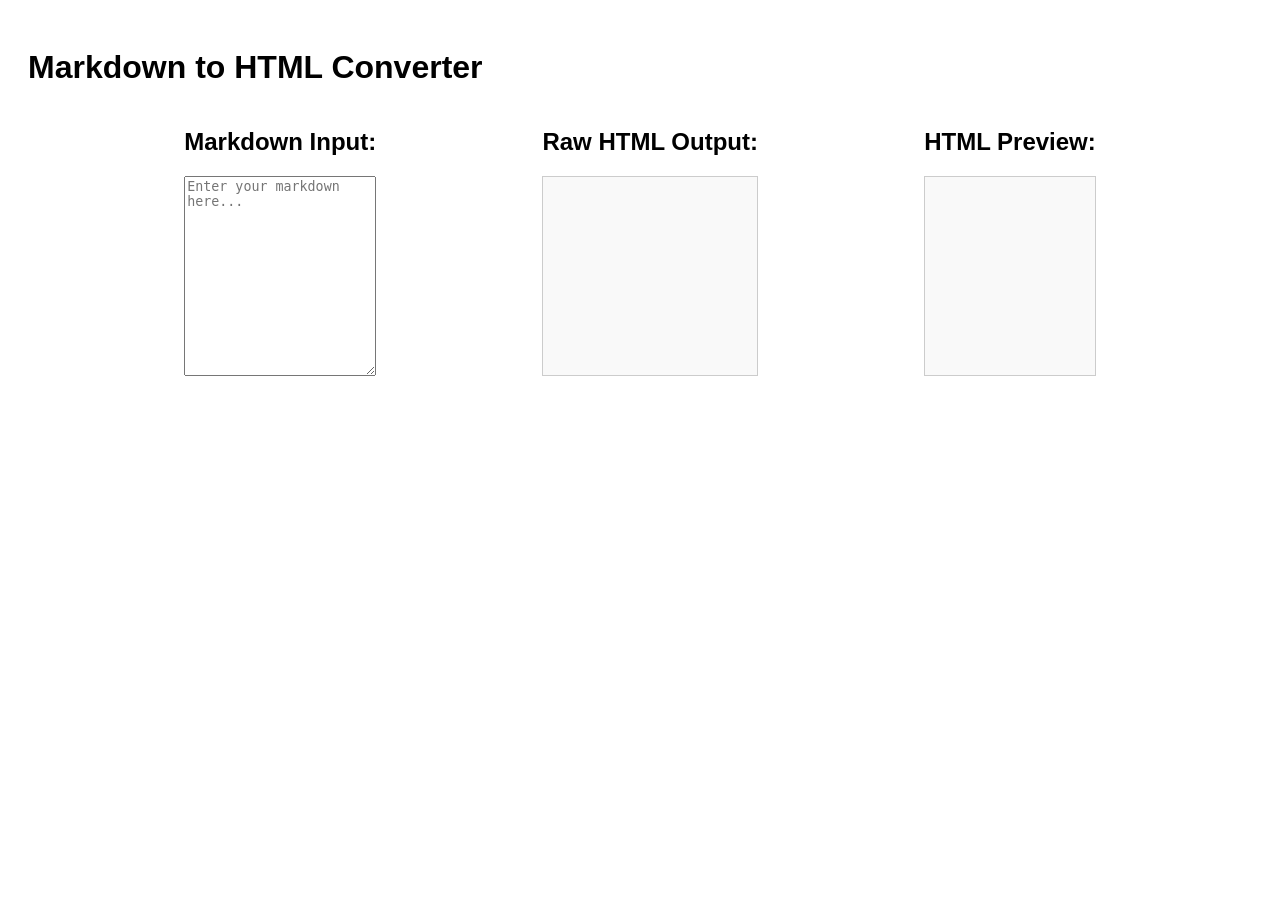
<file: 01-markdown-to-html-converter/index.html>
<!DOCTYPE html>
<html lang="en">
  <head>
    <meta charset="UTF-8" />
    <meta name="viewport" content="width=device-width, initial-scale=1.0" />
    <title>Markdown to HTML Converter</title>
    <link rel="stylesheet" href="styles.css" />
  </head>

  <body>
    <h1>Markdown to HTML Converter</h1>
    <div id="container">
      <div class="container">
        <h2>Markdown Input:</h2>
        <textarea id="markdown-input" placeholder="Enter your markdown here..."></textarea>
      </div>
      <div class="container">
        <h2>Raw HTML Output:</h2>
        <div id="html-output"></div>
      </div>
      <div class="container">
        <h2>HTML Preview:</h2>
        <div id="preview"></div>
      </div>
    </div>
    <script src="./script.js"></script>
  </body>
</html>
</file>
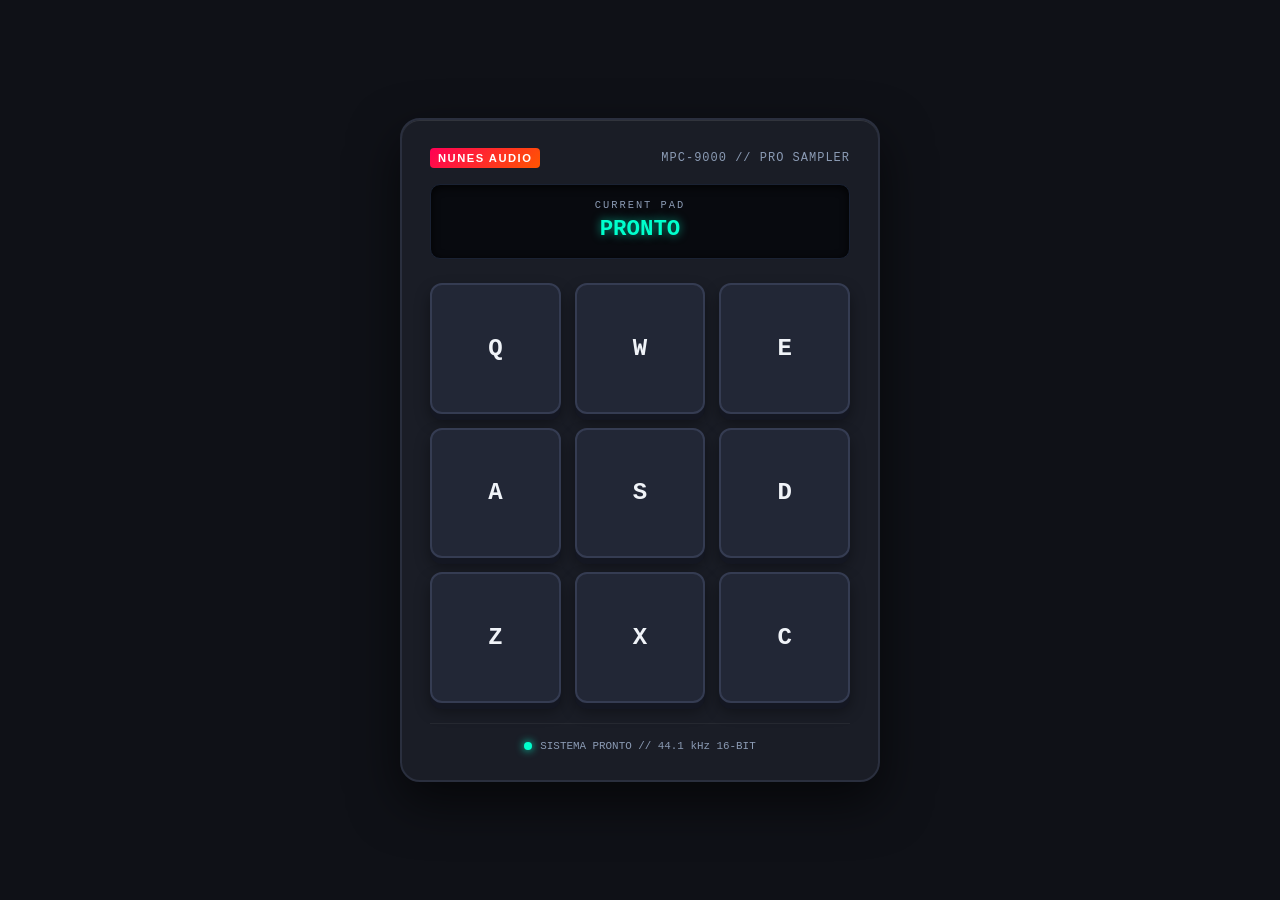
<file: 02-drum-machine/index.html>
<!DOCTYPE html>
<html lang="pt-BR">
  <head>
    <meta charset="utf-8" />
    <meta name="viewport" content="width=device-width, initial-scale=1.0" />
    <title>MPC-9000 // Studio Drum Machine</title>
    <link rel="stylesheet" href="styles.css" />
  </head>
  <body>
    <main class="app-container">
      <div id="drum-machine">
        <header class="machine-header">
          <div class="brand">
            <span class="logo-badge">NUNES AUDIO</span>
            <span class="model-name">MPC-9000 // PRO SAMPLER</span>
          </div>
          <div class="display-container">
            <div class="display-label">CURRENT PAD</div>
            <p id="display">PRONTO</p>
          </div>
        </header>

        <div id="pad-bank">
          <!-- Linha 1: Q, W, E -->
          <button class="drum-pad" id="Heater-1">
            Q
            <audio class="clip" id="Q" src="https://cdn.freecodecamp.org/curriculum/drum/Heater-1.mp3" preload="auto"></audio>
          </button>
          <button class="drum-pad" id="Heater-2">
            W
            <audio class="clip" id="W" src="https://cdn.freecodecamp.org/curriculum/drum/Heater-2.mp3" preload="auto"></audio>
          </button>
          <button class="drum-pad" id="Heater-3">
            E
            <audio class="clip" id="E" src="https://cdn.freecodecamp.org/curriculum/drum/Heater-3.mp3" preload="auto"></audio>
          </button>

          <!-- Linha 2: A, S, D -->
          <button class="drum-pad" id="Heater-4">
            A
            <audio class="clip" id="A" src="https://cdn.freecodecamp.org/curriculum/drum/Heater-4_1.mp3" preload="auto"></audio>
          </button>
          <button class="drum-pad" id="Clap">
            S
            <audio class="clip" id="S" src="https://cdn.freecodecamp.org/curriculum/drum/Heater-6.mp3" preload="auto"></audio>
          </button>
          <button class="drum-pad" id="Open-HH">
            D
            <audio class="clip" id="D" src="https://cdn.freecodecamp.org/curriculum/drum/Dsc_Oh.mp3" preload="auto"></audio>
          </button>

          <!-- Linha 3: Z, X, C -->
          <button class="drum-pad" id="Kick-n-Hat">
            Z
            <audio class="clip" id="Z" src="https://cdn.freecodecamp.org/curriculum/drum/Kick_n_Hat.mp3" preload="auto"></audio>
          </button>
          <button class="drum-pad" id="Kick">
            X
            <audio class="clip" id="X" src="https://cdn.freecodecamp.org/curriculum/drum/RP4_KICK_1.mp3" preload="auto"></audio>
          </button>
          <button class="drum-pad" id="Closed-HH">
            C
            <audio class="clip" id="C" src="https://cdn.freecodecamp.org/curriculum/drum/Cev_H2.mp3" preload="auto"></audio>
          </button>
        </div>

        <footer class="machine-footer">
          <span class="status-led"></span>
          <span>SISTEMA PRONTO // 44.1 kHz 16-BIT</span>
        </footer>
      </div>
    </main>

    <script src="script.js"></script>
  </body>
</html>
</file>
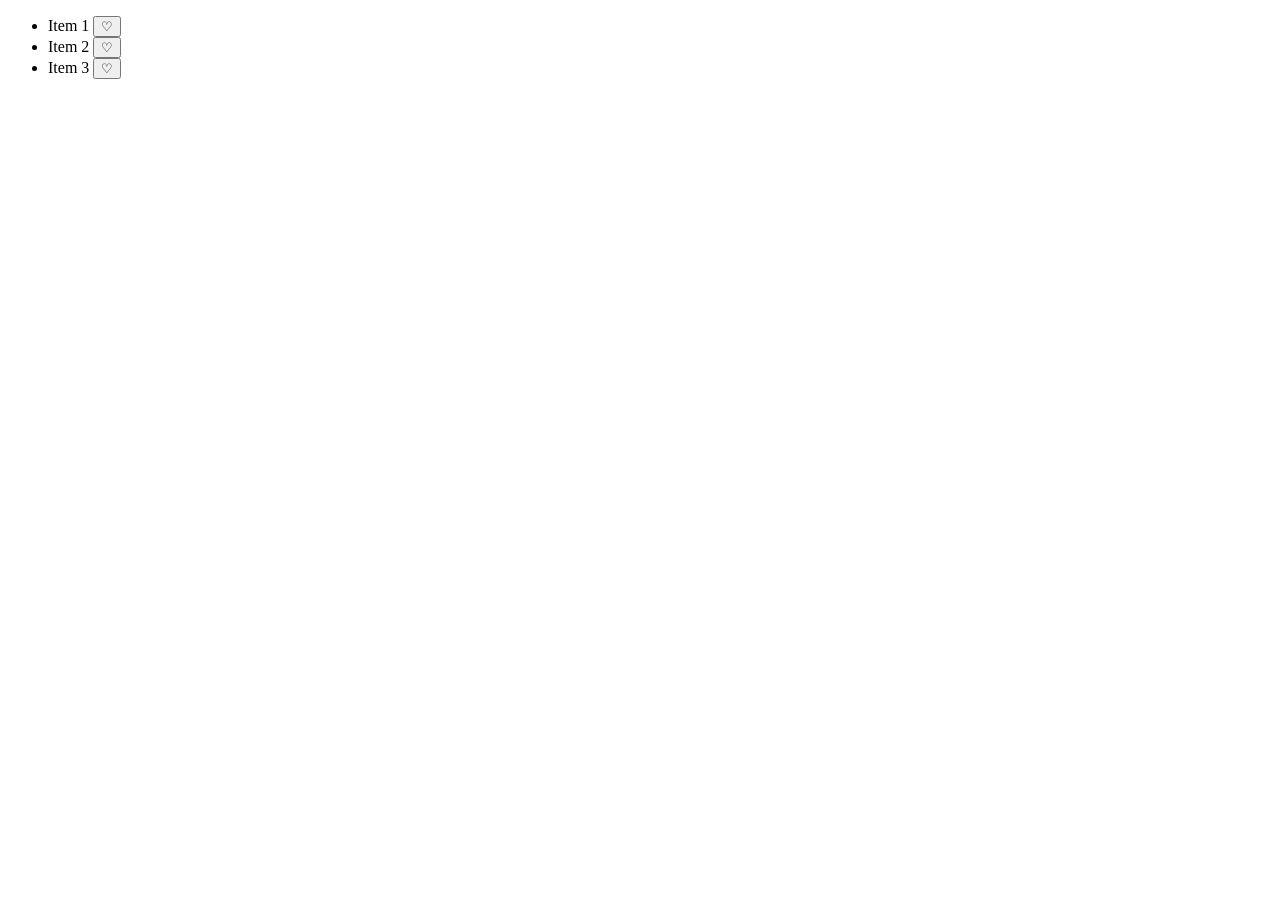
<file: exercises/module-09-dom-and-events/03-favorite-icon-toggler/index.html>
<!DOCTYPE html>
<html lang="en">
  <head>
    <meta charset="utf-8" />
    <title>Favorite Icon Toggler</title>
    <link rel="stylesheet" href="styles.css" />
  </head>

  <body>
    <ul class="item-list">
      <li>Item 1 <button class="favorite-icon">&#9825;</button></li>
      <li>Item 2 <button class="favorite-icon">&#9825;</button></li>
      <li>Item 3 <button class="favorite-icon">&#9825;</button></li>
    </ul>
    <script src="script.js"></script>
  </body>
</html>
</file>
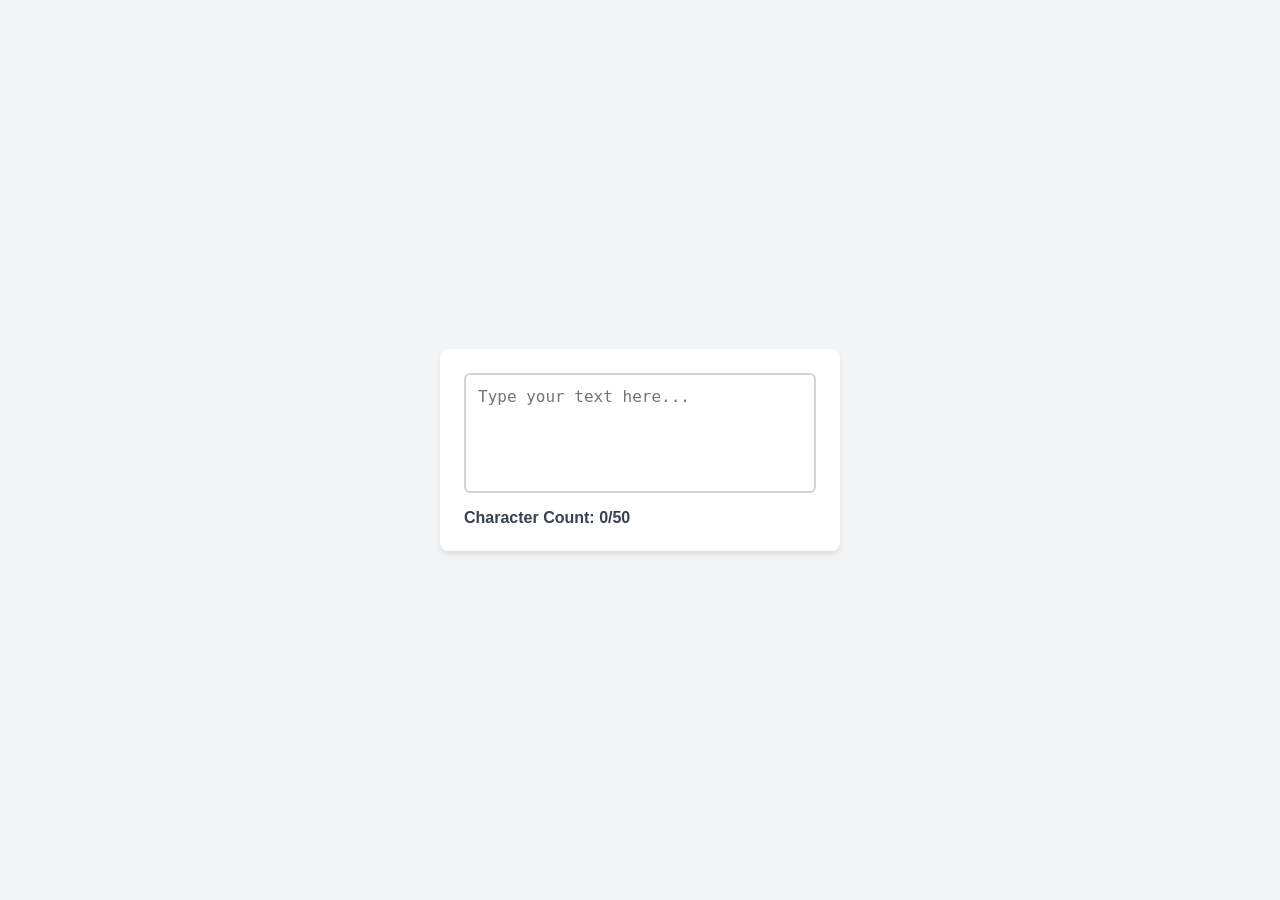
<file: exercises/module-09-dom-and-events/05-real-time-counter/index.html>
<!DOCTYPE html>
<html lang="en">
  <head>
    <meta charset="utf-8" />
    <meta name="viewport" content="width=device-width, initial-scale=1.0" />
    <title>Real Time Counter</title>
    <link rel="stylesheet" href="./styles.css" />
  </head>

  <body>
    <main>
      <textarea id="text-input" placeholder="Type your text here..."></textarea>
      <p id="char-count">Character Count: 0/50</p>
    </main>
    <script src="./script.js"></script>
  </body>
</html>
</file>
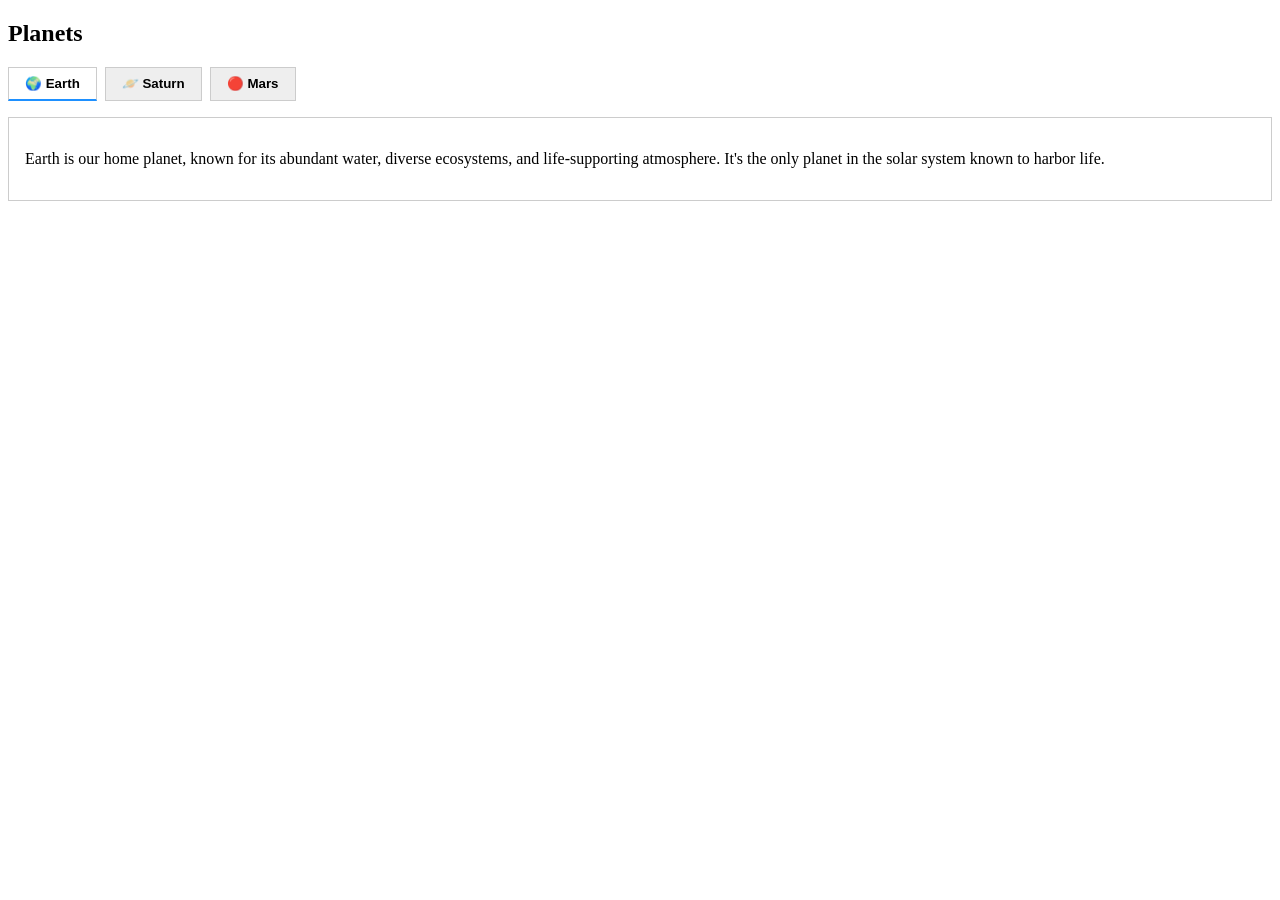
<file: exercises/module-10-accessibility/01-planets-tabs/index.html>
<!DOCTYPE html>
<html lang="en">
  <head>
    <meta charset="UTF-8" />
    <meta name="viewport" content="width=device-width, initial-scale=1.0" />
    <title>Planets Facts</title>
    <link rel="stylesheet" href="./styles.css" />
  </head>
  <body>
    <div class="tabs">
      <h2 id="tabs-title">Planets</h2>
      <div role="tablist" aria-labelledby="tabs-title">
        <button role="tab" aria-controls="panel-earth" aria-selected="true" id="tab-earth">🌍 Earth</button>
        <button role="tab" aria-controls="panel-saturn" aria-selected="false" id="tab-saturn">🪐 Saturn</button>
        <button role="tab" aria-controls="panel-mars" aria-selected="false" id="tab-mars">🔴 Mars</button>
      </div>

      <div id="panel-earth" role="tabpanel" aria-labelledby="tab-earth">
        <p>
          Earth is our home planet, known for its abundant water, diverse ecosystems, and life-supporting atmosphere. It's the only planet in the solar system known to harbor life.
        </p>
      </div>
      <div id="panel-saturn" role="tabpanel" aria-labelledby="tab-saturn" hidden>
        <p>
          Saturn is famous for its beautiful and extensive ring system made of ice and rock particles. It's a gas giant with dozens of moons orbiting it.
        </p>
      </div>
      <div id="panel-mars" role="tabpanel" aria-labelledby="tab-mars" hidden>
        <p>
          Mars, the red planet, is a rocky world with the tallest volcano and deepest canyon in the solar system. It's a key focus for exploration in the search for past or present life.
        </p>
      </div>
    </div>

    <script src="./script.js"></script>
  </body>
</html>
</file>
<file: 01-markdown-to-html-converter/styles.css>
* {
     box-sizing: border-box;
}
 body {
     font-family: Arial, sans-serif;
     padding: 20px;
}
 #markdown-input {
     width: 100%;
     height: 100px;
}
 #html-output, #preview {
     height: 100px;
     display: inline-block;
     width: 100%;
     border: 1px solid #ccc;
     padding: 10px;
     margin: auto;
     white-space: pre-wrap;
     background-color: #f9f9f9;
}
 @media (min-width: 600px) {
     #markdown-input, #html-output, #preview {
         height: 200px;
         margin: 0;
    }
     #container {
         display: flex;
         justify-content: space-evenly;
         gap: 10px;
    }
}
</file>
<file: 02-drum-machine/styles.css>
:root {
  --bg-dark: #0f1117;
  --panel-bg: #1a1d26;
  --panel-border: #2a2f3e;
  --pad-bg: #222736;
  --pad-active: #ff0055;
  --pad-border: #353c52;
  --text-main: #f0f3f8;
  --text-muted: #8b9bb4;
  --led-glow: #00ffcc;
  --display-bg: #080a0f;
  --font-mono: "Fira Code", "Courier New", Courier, monospace;
}

* {
  box-sizing: border-box;
  margin: 0;
  padding: 0;
}

body {
  background-color: var(--bg-dark);
  color: var(--text-main);
  font-family: -apple-system, BlinkMacSystemFont, "Segoe UI", Roboto, sans-serif;
  min-height: 100vh;
  display: flex;
  align-items: center;
  justify-content: center;
  padding: 20px;
}

.app-container {
  width: 100%;
  max-width: 480px;
}

#drum-machine {
  background: var(--panel-bg);
  border: 2px solid var(--panel-border);
  border-radius: 20px;
  padding: 28px;
  box-shadow: 0 20px 50px rgba(0, 0, 0, 0.6), inset 0 1px 0 rgba(255, 255, 255, 0.1);
}

.machine-header {
  margin-bottom: 24px;
}

.brand {
  display: flex;
  justify-content: space-between;
  align-items: center;
  margin-bottom: 16px;
}

.logo-badge {
  background: linear-gradient(135deg, #ff0055, #ff5500);
  color: #fff;
  font-size: 0.7rem;
  font-weight: 800;
  letter-spacing: 1.5px;
  padding: 4px 8px;
  border-radius: 4px;
}

.model-name {
  font-size: 0.75rem;
  font-family: var(--font-mono);
  color: var(--text-muted);
  letter-spacing: 1px;
}

.display-container {
  background: var(--display-bg);
  border: 1px solid #1a2233;
  border-radius: 10px;
  padding: 14px 18px;
  text-align: center;
  box-shadow: inset 0 2px 8px rgba(0, 0, 0, 0.8);
}

.display-label {
  font-size: 0.65rem;
  font-family: var(--font-mono);
  color: var(--text-muted);
  letter-spacing: 2px;
  margin-bottom: 4px;
}

#display {
  font-family: var(--font-mono);
  font-size: 1.4rem;
  font-weight: 700;
  color: var(--led-glow);
  text-shadow: 0 0 10px rgba(0, 255, 204, 0.6);
  min-height: 1.8rem;
  display: flex;
  align-items: center;
  justify-content: center;
}

#pad-bank {
  display: grid;
  grid-template-columns: repeat(3, 1fr);
  gap: 14px;
  margin-bottom: 20px;
}

.drum-pad {
  aspect-ratio: 1 / 1;
  background: var(--pad-bg);
  border: 2px solid var(--pad-border);
  border-radius: 12px;
  color: var(--text-main);
  font-size: 1.5rem;
  font-weight: 800;
  font-family: var(--font-mono);
  cursor: pointer;
  display: flex;
  align-items: center;
  justify-content: center;
  transition: all 0.08s ease;
  user-select: none;
  box-shadow: 0 6px 0 #141722, 0 8px 15px rgba(0, 0, 0, 0.4);
}

.drum-pad:hover {
  border-color: #505a7a;
  transform: translateY(-2px);
  box-shadow: 0 8px 0 #141722, 0 12px 20px rgba(0, 0, 0, 0.5);
}

.drum-pad:active,
.drum-pad.active {
  background: var(--pad-active);
  border-color: #ff3377;
  color: #ffffff;
  transform: translateY(4px);
  box-shadow: 0 2px 0 #990033, 0 0 20px rgba(255, 0, 85, 0.8);
}

.machine-footer {
  display: flex;
  align-items: center;
  gap: 8px;
  font-size: 0.68rem;
  font-family: var(--font-mono);
  color: var(--text-muted);
  justify-content: center;
  border-top: 1px solid rgba(255, 255, 255, 0.05);
  padding-top: 16px;
}

.status-led {
  width: 8px;
  height: 8px;
  background: var(--led-glow);
  border-radius: 50%;
  box-shadow: 0 0 8px var(--led-glow);
  animation: pulse 2s infinite ease-in-out;
}

@keyframes pulse {
  0%, 100% { opacity: 0.6; }
  50% { opacity: 1; }
}
</file>
<file: exercises/module-09-dom-and-events/03-favorite-icon-toggler/styles.css>
.filled {
  color: #e11d48;
}
</file>
<file: exercises/module-09-dom-and-events/05-real-time-counter/styles.css>
*,
*::before,
*::after {
  margin: 0;
  padding: 0;
  box-sizing: border-box;
}

body {
  font-family: Arial, sans-serif;
  display: flex;
  justify-content: center;
  align-items: center;
  min-height: 100vh;
  background-color: #f3f4f6;
}

main {
  background-color: #ffffff;
  padding: 24px;
  border-radius: 8px;
  box-shadow: 0 4px 6px -1px rgba(0, 0, 0, 0.1);
  width: 100%;
  max-width: 400px;
}

textarea {
  width: 100%;
  height: 120px;
  padding: 12px;
  border: 2px solid #d1d5db;
  border-radius: 6px;
  font-size: 16px;
  resize: none;
  outline: none;
}

textarea:focus {
  border-color: #6366f1;
}

p {
  margin-top: 12px;
  font-weight: bold;
  color: #374151;
}
</file>
<file: exercises/module-10-accessibility/01-planets-tabs/styles.css>
.tabs [role="tablist"] {
  display: flex;
  gap: 0.5rem;
  margin-bottom: 1rem;
}

[role="tab"] {
  padding: 0.5rem 1rem;
  background: #eee;
  border: 1px solid #ccc;
  cursor: pointer;
  font-weight: bold;
}

[role="tab"][aria-selected="true"] {
  background: #fff;
  border-bottom: 2px solid dodgerblue;
}

[role="tabpanel"] {
  border: 1px solid #ccc;
  padding: 1rem;
}
</file>
